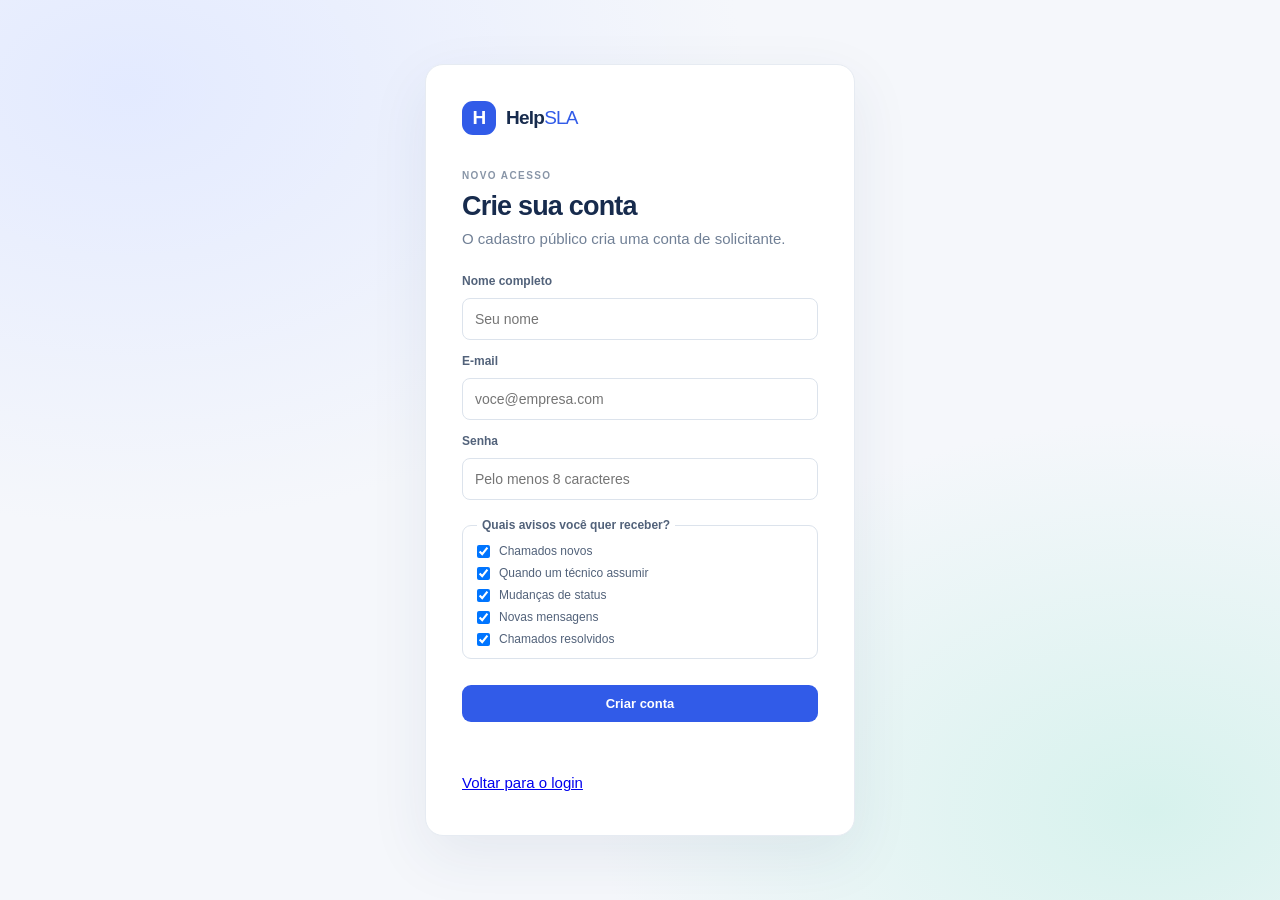
<file: src/main/webapp/cadastro.html>
<!doctype html>
<html lang="pt-BR">
<head>
  <meta charset="utf-8">
  <meta name="viewport" content="width=device-width, initial-scale=1">
  <title>Criar conta | HelpSLA</title>
  <link rel="stylesheet" href="css/app.css">
  <script src="js/cadastro.js" defer></script>
</head>
<body class="login-page">
  <main class="login-card">
    <a class="brand" href="login.html"><span class="brand-mark">H</span><span>Help<span class="brand-light">SLA</span></span></a>
    <p class="eyebrow">NOVO ACESSO</p>
    <h1>Crie sua conta</h1>
    <p class="muted">O cadastro público cria uma conta de solicitante.</p>
    <form id="register-form" class="stack">
      <label for="nome">Nome completo</label><input id="nome" required minlength="3" maxlength="120" autocomplete="name" placeholder="Seu nome">
      <label for="email">E-mail</label><input id="email" type="email" required autocomplete="email" placeholder="voce@empresa.com">
      <label for="senha">Senha</label><input id="senha" type="password" required minlength="8" autocomplete="new-password" placeholder="Pelo menos 8 caracteres">
      <fieldset class="notification-options">
        <legend>Quais avisos você quer receber?</legend>
        <label><input type="checkbox" name="notificacoes" value="CHAMADO_NOVO" checked> Chamados novos</label>
        <label><input type="checkbox" name="notificacoes" value="CHAMADO_ASSUMIDO" checked> Quando um técnico assumir</label>
        <label><input type="checkbox" name="notificacoes" value="STATUS_ALTERADO" checked> Mudanças de status</label>
        <label><input type="checkbox" name="notificacoes" value="NOVA_MENSAGEM" checked> Novas mensagens</label>
        <label><input type="checkbox" name="notificacoes" value="CHAMADO_RESOLVIDO" checked> Chamados resolvidos</label>
      </fieldset>
      <button class="button primary full" type="submit">Criar conta</button>
      <p id="register-message" class="form-message" role="status"></p>
    </form>
    <p class="muted"><a href="login.html">Voltar para o login</a></p>
  </main>
</body>
</html>
</file>
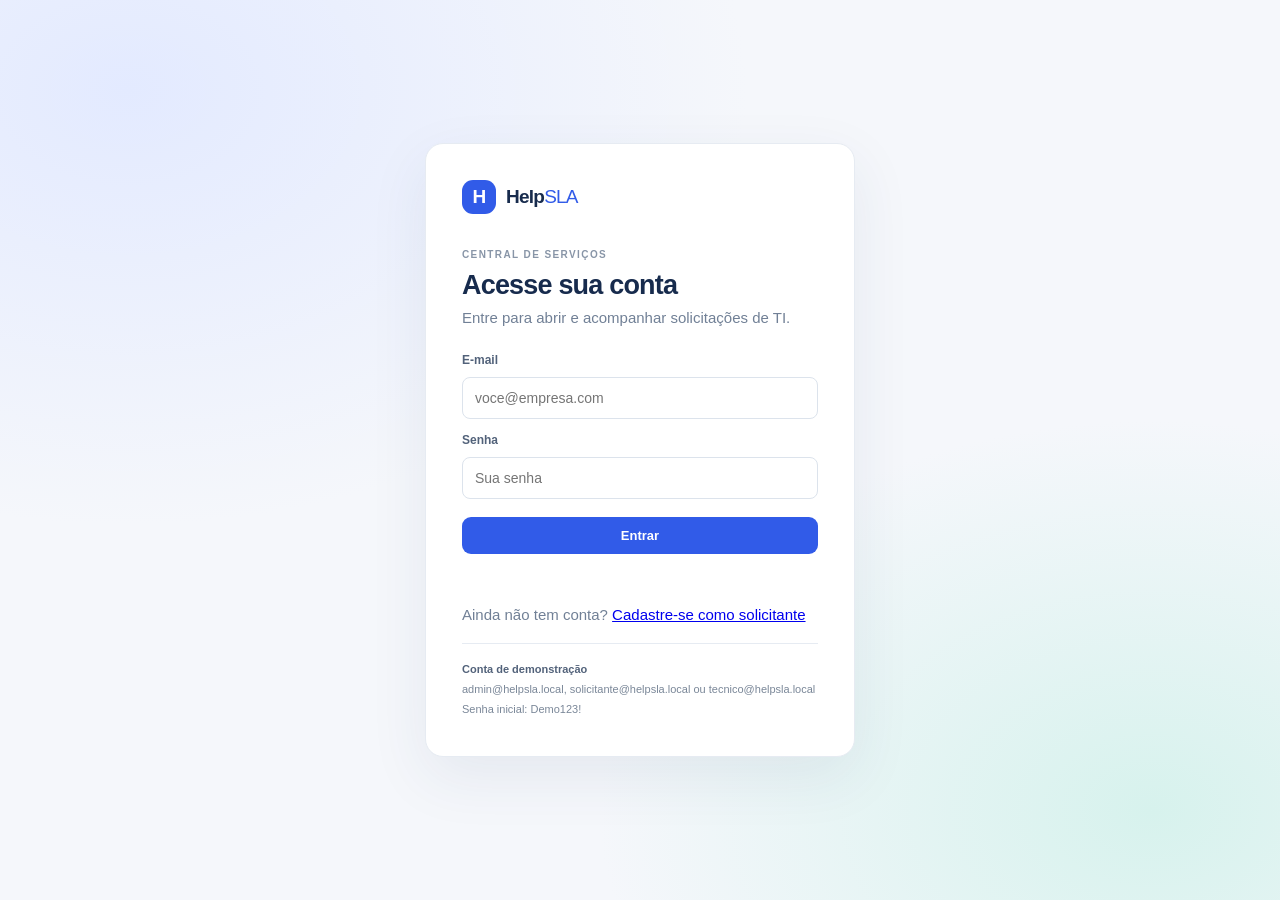
<file: src/main/webapp/login.html>
<!doctype html>
<html lang="pt-BR">
<head>
  <meta charset="utf-8">
  <meta name="viewport" content="width=device-width, initial-scale=1">
  <title>Entrar | HelpSLA</title>
  <link rel="stylesheet" href="css/app.css">
  <script src="js/login.js" defer></script>
</head>
<body class="login-page">
  <main class="login-card">
    <a class="brand" href="login.html"><span class="brand-mark">H</span><span>Help<span class="brand-light">SLA</span></span></a>
    <p class="eyebrow">CENTRAL DE SERVIÇOS</p>
    <h1>Acesse sua conta</h1>
    <p class="muted">Entre para abrir e acompanhar solicitações de TI.</p>
    <form id="login-form" class="stack">
      <label for="email">E-mail</label>
      <input id="email" name="email" type="email" autocomplete="username" required placeholder="voce@empresa.com">
      <label for="senha">Senha</label>
      <input id="senha" name="senha" type="password" autocomplete="current-password" required placeholder="Sua senha">
      <button class="button primary full" type="submit">Entrar</button>
      <p id="login-message" class="form-message" role="status"></p>
    </form>
    <p class="muted">Ainda não tem conta? <a href="cadastro.html">Cadastre-se como solicitante</a></p>
    <div class="demo-note"><strong>Conta de demonstração</strong><br>admin@helpsla.local, solicitante@helpsla.local ou tecnico@helpsla.local<br>Senha inicial: Demo123!</div>
  </main>
</body>
</html>
</file>
<file: src/main/webapp/css/app.css>
:root{--ink:#172b4d;--muted:#718096;--line:#e6ebf2;--paper:#fff;--canvas:#f5f7fb;--blue:#315be8;--blue-dark:#2449c5;--teal:#12a594;--red:#d94b55;--amber:#b7791f;--shadow:0 12px 32px rgba(29,53,87,.08)}
*{box-sizing:border-box}body{margin:0;background:var(--canvas);color:var(--ink);font-family:'DM Sans',Arial,sans-serif;font-size:15px}h1,h2,h3{font-family:Manrope,'DM Sans',sans-serif;margin:0;letter-spacing:-.03em}h1{font-size:clamp(26px,3vw,34px)}h2{font-size:20px}p{margin:8px 0}.muted,.hint{color:var(--muted)}.eyebrow{font-size:10px;letter-spacing:.14em;font-weight:700;color:#8895a7;margin:0 0 10px}.brand{display:inline-flex;align-items:center;gap:10px;text-decoration:none;color:var(--ink);font:800 19px Manrope,sans-serif;letter-spacing:-.04em}.brand-light{font-weight:500;color:var(--blue)}.brand-mark{display:grid;place-items:center;width:34px;height:34px;border-radius:11px;background:var(--blue);color:white;font-weight:800}.button{border:0;border-radius:9px;padding:11px 16px;font:700 13px 'DM Sans',sans-serif;cursor:pointer;transition:.15s ease}.button:hover{transform:translateY(-1px)}.primary{background:var(--blue);color:white}.primary:hover{background:var(--blue-dark)}.secondary{background:#edf1ff;color:var(--blue)}.ghost{background:transparent;color:#52627a}.full{width:100%;margin-top:8px}.topbar{height:72px;background:var(--paper);border-bottom:1px solid var(--line);display:flex;align-items:center;justify-content:space-between;padding:0 4vw}.topbar-right{display:flex;align-items:center;gap:12px}.user-name{font-weight:600}.role-tag{font-size:11px;color:#485c7a;background:#edf1f7;border-radius:20px;padding:6px 9px}.layout{min-height:calc(100vh - 72px);display:grid;grid-template-columns:220px 1fr}.sidebar{background:#fff;border-right:1px solid var(--line);padding:28px 16px;position:relative}.sidebar .eyebrow{padding-left:12px}.nav-item{display:block;width:100%;text-align:left;border:0;background:transparent;color:#596a82;padding:12px;border-radius:8px;font:600 13px 'DM Sans',sans-serif;margin:4px 0;cursor:pointer}.nav-item:hover,.nav-item.active{background:#edf1ff;color:var(--blue)}.sidebar-foot{position:absolute;bottom:24px;left:28px;color:#99a4b4;font-size:11px}.content{padding:38px clamp(20px,4vw,62px);max-width:1400px;width:100%;margin:0 auto}.page-heading,.section-heading{display:flex;align-items:center;justify-content:space-between;gap:20px}.page-heading{margin-bottom:28px}.section-heading{margin:30px 0 14px}.section-heading .muted{font-size:13px}.metric-grid{display:grid;grid-template-columns:repeat(3,minmax(0,1fr));gap:16px}.metric-card{background:white;border:1px solid var(--line);border-radius:13px;padding:20px 22px;box-shadow:0 3px 10px rgba(35,56,85,.025)}.metric-card span{font-size:13px;color:#60718a}.metric-card strong{display:block;font:800 32px Manrope,sans-serif;margin:9px 0 4px}.metric-card small{color:#9aa5b3}.warning-card strong{color:var(--red)}.ticket-list{display:grid;gap:10px}.ticket-card{display:grid;grid-template-columns:minmax(190px,1.5fr) minmax(100px,.6fr) minmax(120px,.8fr) auto;align-items:center;gap:14px;padding:16px 18px;background:white;border:1px solid var(--line);border-radius:11px;cursor:pointer;transition:.15s}.ticket-card:hover{border-color:#becbfb;box-shadow:0 5px 18px rgba(45,82,170,.07)}.ticket-title{font-weight:700}.ticket-code{font-size:11px;color:#96a1b0;margin-bottom:5px}.ticket-meta{font-size:12px;color:#6e7c90}.badge{display:inline-flex;align-items:center;border-radius:20px;padding:5px 9px;font-size:11px;font-weight:700;background:#edf1f7;color:#56677f;white-space:nowrap}.priority-CRITICA,.priority-ALTA{background:#fff0f0;color:#c23c47}.priority-MEDIA{background:#fff6e6;color:#a36a10}.priority-BAIXA{background:#eaf7f3;color:#21836e}.status-RESOLVIDO,.status-ENCERRADO{background:#eaf7f3;color:#21836e}.status-ABERTO,.status-EM_TRIAGEM{background:#edf1ff;color:#415ec6}.overdue{color:var(--red);font-weight:700}.empty-state,.loading{background:white;border:1px dashed #cdd6e2;border-radius:11px;padding:30px;text-align:center;color:#7d8a9b}.form-card{background:white;border:1px solid var(--line);box-shadow:var(--shadow);border-radius:14px;padding:24px;max-width:790px}.stack{display:flex;flex-direction:column;gap:10px}.stack label{font-size:12px;font-weight:700;color:#52627a;margin-top:4px}input,select,textarea{font:14px 'DM Sans',sans-serif;color:var(--ink);padding:12px;border:1px solid #dce3ec;background:#fff;border-radius:8px;width:100%;outline:none}input:focus,select:focus,textarea:focus{border-color:#7990ef;box-shadow:0 0 0 3px #315be81c}textarea{resize:vertical}.form-row{display:grid;grid-template-columns:1fr 1fr;gap:16px}.form-actions{display:flex;justify-content:flex-end;gap:9px;margin-top:8px}.hint{font-size:12px}.form-message{min-height:18px;font-size:13px;color:var(--red)}.form-message.success{color:#16866f}.settings-grid{display:grid;grid-template-columns:1fr 1fr;gap:16px}.settings-grid .form-card{width:100%}.settings-grid h2{margin-bottom:6px}.sla-row{display:flex;align-items:center;justify-content:space-between;background:#fff;border:1px solid var(--line);padding:14px 18px;border-radius:10px}.sla-row strong{font-size:13px}.sla-row small{display:block;color:var(--muted);margin-top:4px}.toast{position:fixed;right:24px;bottom:24px;background:#172b4d;color:white;padding:13px 18px;border-radius:9px;box-shadow:var(--shadow);opacity:0;transform:translateY(10px);transition:.2s;pointer-events:none}.toast.show{opacity:1;transform:translateY(0)}.ticket-dialog{border:0;border-radius:16px;width:min(720px,calc(100% - 24px));padding:28px;box-shadow:0 24px 70px #15294844;color:var(--ink)}.ticket-dialog::backdrop{background:#12203c88;backdrop-filter:blur(3px)}.dialog-close{float:right;border:0;background:#edf1f7;border-radius:50%;font-size:22px;width:34px;height:34px;cursor:pointer}.detail-head{padding-right:35px}.detail-head h2{margin:8px 0}.detail-grid{display:grid;grid-template-columns:1fr 1fr;gap:12px;margin:20px 0}.detail-cell{padding:12px;background:var(--canvas);border-radius:8px}.detail-cell small{display:block;color:var(--muted);margin-bottom:5px}.detail-description{white-space:pre-wrap;line-height:1.6;color:#53647b}.detail-actions{display:flex;gap:8px;flex-wrap:wrap;margin:20px 0}.history-list{border-top:1px solid var(--line);padding-top:14px}.history-item{padding:9px 0;border-bottom:1px solid #edf0f5;font-size:13px}.history-item small{color:var(--muted)}.login-page{min-height:100vh;display:grid;place-items:center;padding:24px;background:radial-gradient(ellipse at 10% 10%,#e3eaff,transparent 38%),radial-gradient(ellipse at 90% 90%,#d7f2ed,transparent 34%),var(--canvas)}.login-card{width:min(430px,100%);background:white;border:1px solid #e6ebf2;border-radius:18px;padding:36px;box-shadow:0 20px 60px #243c6514}.login-card .brand{margin-bottom:35px}.login-card h1{font-size:27px}.login-card form{margin-top:23px}.demo-note{border-top:1px solid var(--line);margin-top:20px;padding-top:16px;font-size:11px;line-height:1.8;color:#7a8798}.demo-note strong{color:#52627a}.hidden{display:none!important}
@media(max-width:800px){.layout{grid-template-columns:1fr}.sidebar{position:static;border:0;border-bottom:1px solid var(--line);padding:12px 16px;display:flex;align-items:center;gap:6px;overflow-x:auto}.sidebar .eyebrow,.sidebar-foot{display:none}.nav-item{width:auto;white-space:nowrap;margin:0}.content{padding:26px 18px}.ticket-card{grid-template-columns:1fr auto;gap:8px}.ticket-card .ticket-date{grid-column:1}.ticket-card .ticket-priority{grid-column:2;grid-row:1}.metric-grid{gap:8px}.metric-card{padding:15px}.metric-card strong{font-size:26px}.settings-grid{grid-template-columns:1fr}}
@media(max-width:520px){.topbar{padding:0 16px}.topbar-right{gap:5px}.user-name{max-width:90px;overflow:hidden;text-overflow:ellipsis;white-space:nowrap;font-size:12px}.role-tag{display:none}.page-heading{align-items:flex-start}.page-heading>.button{font-size:11px;padding:9px}.metric-grid{grid-template-columns:1fr 1fr}.metric-card:last-child{grid-column:1/-1}.form-row{grid-template-columns:1fr}.login-card{padding:26px}.detail-grid{grid-template-columns:1fr 1fr}}
.ticket-date small{display:block;color:#76859a;font-size:10px;margin-bottom:4px}.ticket-countdown{font-weight:700;font-variant-numeric:tabular-nums;font-size:12px}.countdown-cell{grid-column:1/-1;font-variant-numeric:tabular-nums;font-weight:700}.button.danger{background:#fff0f0;color:#b83242}.button.danger:hover{background:#ffe2e4}
.conversation{border-top:1px solid var(--line);margin-top:24px;padding-top:18px}.conversation .section-heading{margin:0 0 12px}.chat-message-list{display:flex;flex-direction:column;gap:10px;max-height:330px;overflow-y:auto;padding:8px 2px 12px}.chat-message{max-width:min(88%,560px);align-self:flex-start;background:#f0f3f8;border:1px solid #e4e9f1;border-radius:12px 12px 12px 3px;padding:11px 14px}.chat-message.mine{align-self:flex-end;background:#edf1ff;border-color:#dfe6ff;border-radius:12px 12px 3px 12px}.chat-message-meta{display:flex;align-items:baseline;justify-content:space-between;gap:12px;font-size:12px}.chat-message-meta span{color:var(--muted);font-size:10px}.chat-message p{margin:7px 0 0;white-space:pre-wrap;overflow-wrap:anywhere;line-height:1.45}.message-form{border-top:1px solid var(--line);padding-top:14px}.message-form label{display:block;font-size:12px;font-weight:700;color:#52627a;margin:4px 0 8px}.message-form textarea{min-height:72px}.message-form .form-actions{margin-top:8px}
.notification-options{border:1px solid #dce3ec;border-radius:9px;padding:12px 14px;display:grid;gap:8px;margin:8px 0}.notification-options legend{font-size:12px;font-weight:700;color:#52627a;padding:0 5px}.notification-options label{display:flex;align-items:center;gap:9px;margin:0!important;font-weight:500!important}.notification-options input{width:auto;margin:0}
</file>
